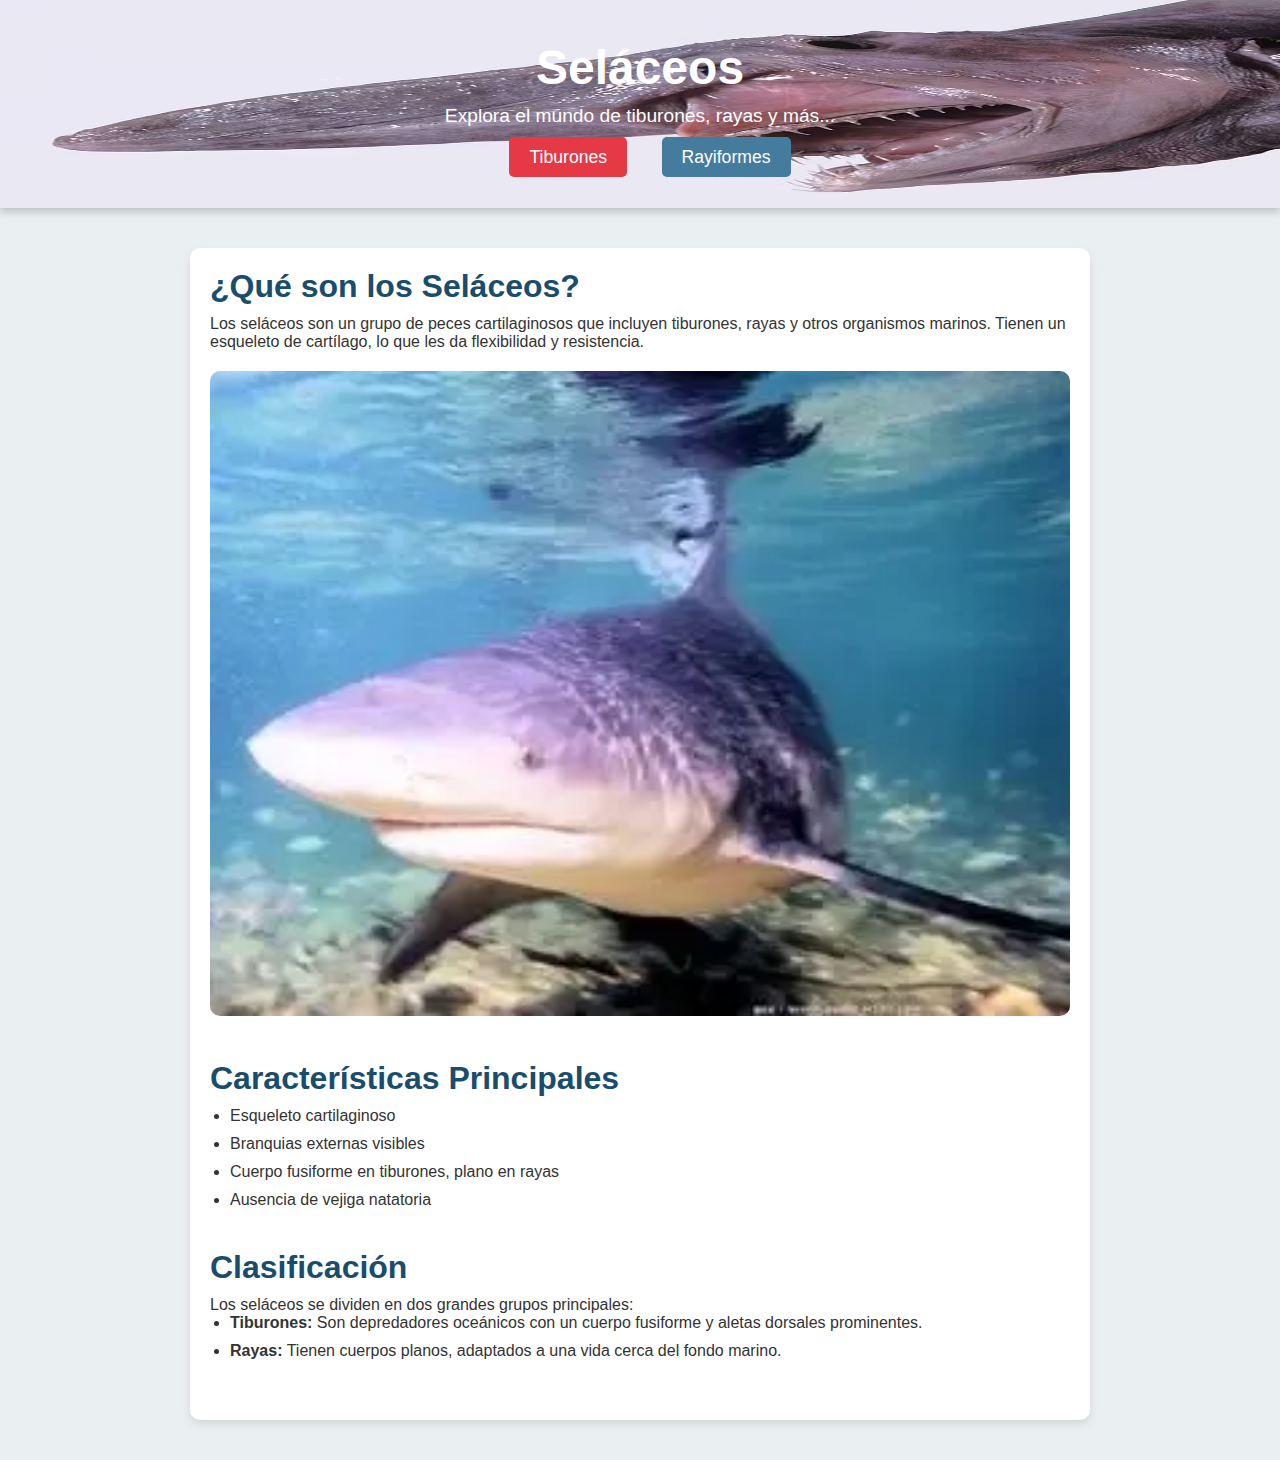
<file: index.html>
<!DOCTYPE html>
<html lang="es">
<head>
    <meta charset="UTF-8">
    <meta name="viewport" content="width=device-width, initial-scale=1.0">
    <title>Seláceos - Mundo Marino</title>
    <link rel="stylesheet" href="style.css">
</head>
<body>
    <header>
        <div class="logo">
            <h1>Seláceos</h1>
            <p>Explora el mundo de tiburones, rayas y más...</p>
        </div>
        <nav>
            <ul>
                <li><a href="tiburones.html" class="tiburones-link">Tiburones</a></li>
                <li><a href="rayiformes.html" class="rayiformes-link">Rayiformes</a></li>
            </ul>
        </nav>
    </header>

    <main>
        <section id="introduccion">
            <h2>¿Qué son los Seláceos?</h2>
            <p>Los seláceos son un grupo de peces cartilaginosos que incluyen tiburones, rayas y otros organismos marinos. Tienen un esqueleto de cartílago, lo que les da flexibilidad y resistencia.</p>
            <img src="./img/selaceosMar.png" alt="Seláceos nadando" class="intro-img">
        </section>

        <section id="caracteristicas">
            <h2>Características Principales</h2>
            <ul>
                <li>Esqueleto cartilaginoso</li>
                <li>Branquias externas visibles</li>
                <li>Cuerpo fusiforme en tiburones, plano en rayas</li>
                <li>Ausencia de vejiga natatoria</li>
            </ul>
        </section>

        <section id="clasificacion">
            <h2>Clasificación</h2>
            <p>Los seláceos se dividen en dos grandes grupos principales:</p>
            <ul>
                <li><strong>Tiburones:</strong> Son depredadores oceánicos con un cuerpo fusiforme y aletas dorsales prominentes.</li>
                <li><strong>Rayas:</strong> Tienen cuerpos planos, adaptados a una vida cerca del fondo marino.</li>
            </ul>
        </section>
    </main>

</body>
</html>
</file>
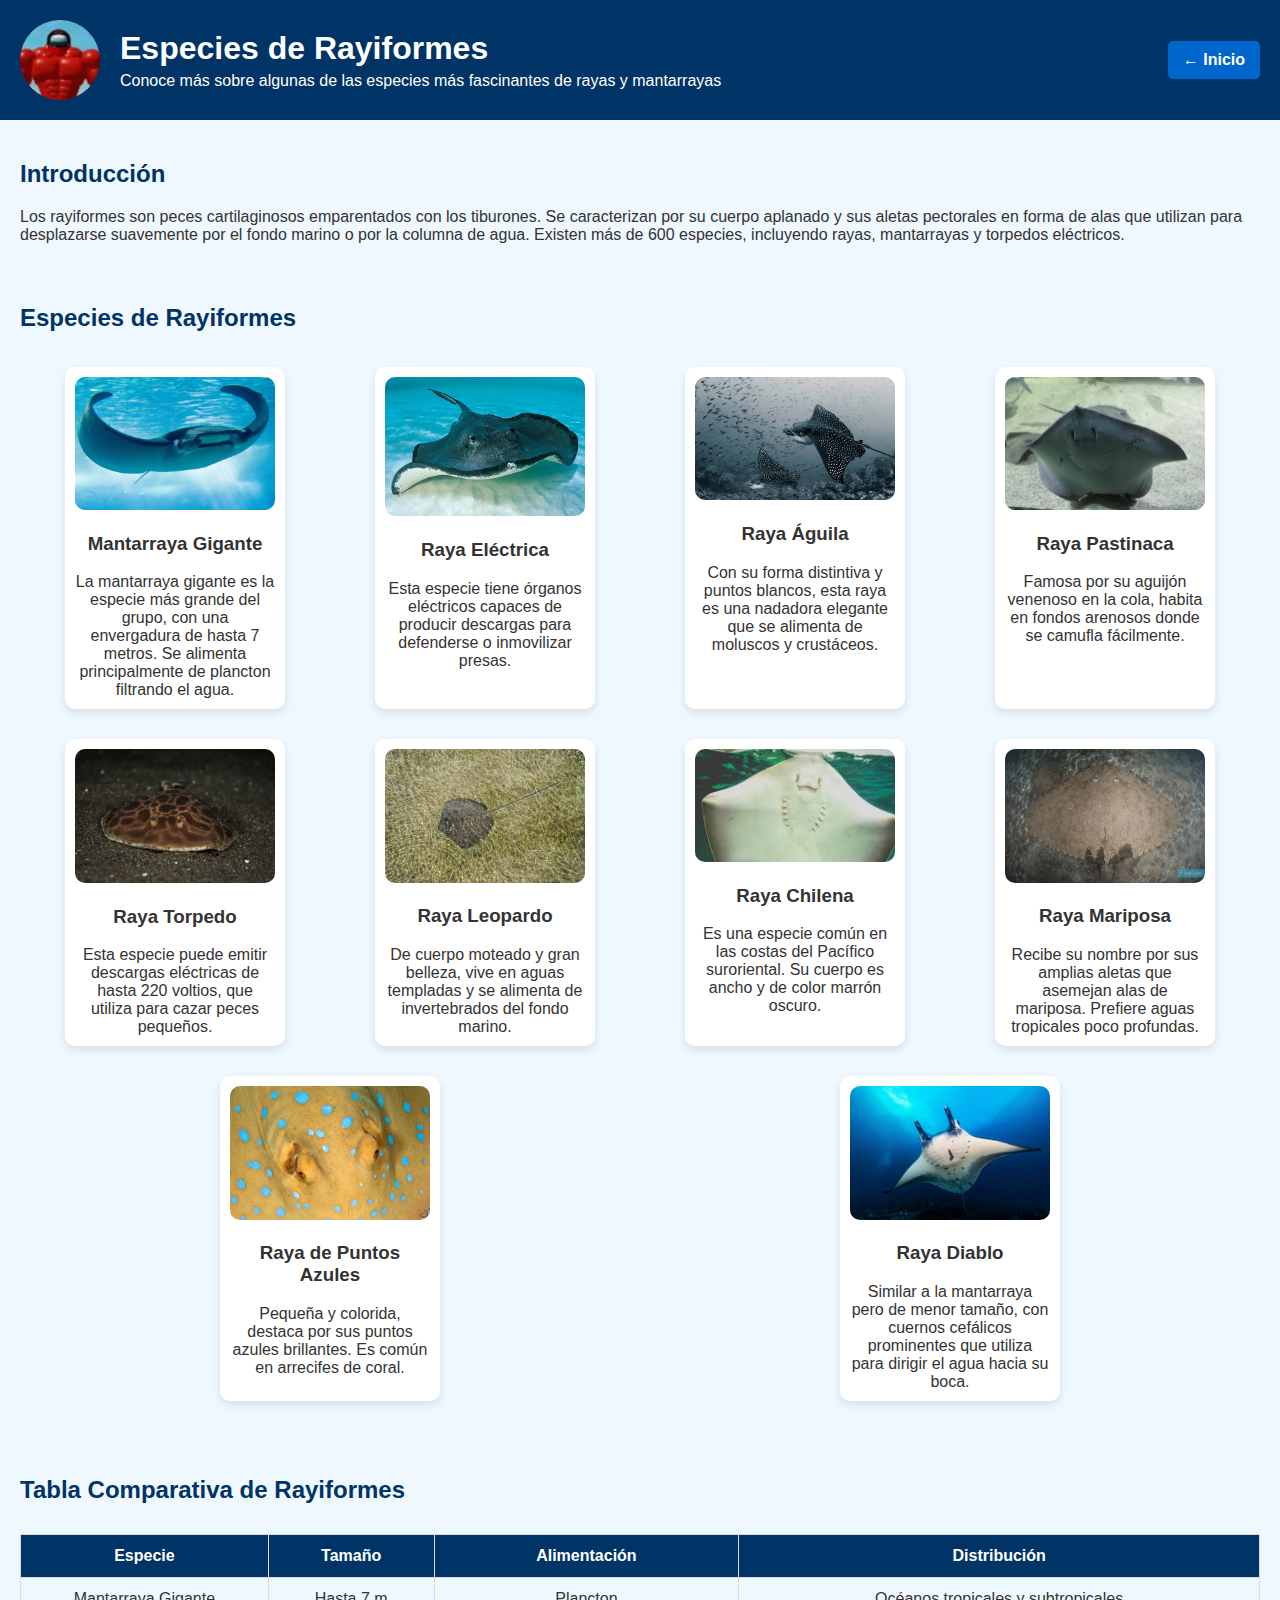
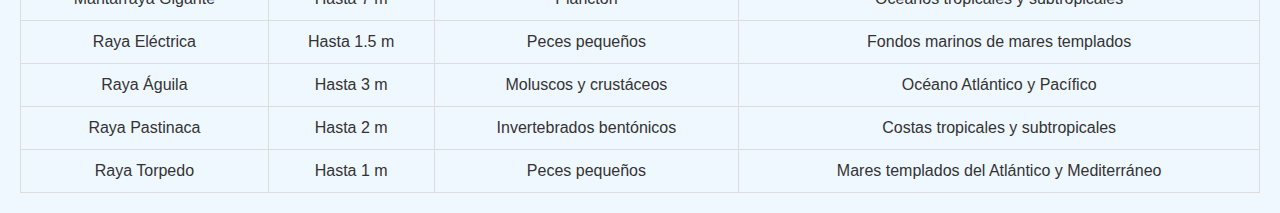
<file: rayiformes.html>
<!DOCTYPE html>
<html lang="es">
<head>
    <meta charset="UTF-8">
    <meta name="viewport" content="width=device-width, initial-scale=1.0">
    <title>Información sobre Rayiformes</title>
    <link rel="stylesheet" href="rayiformes.css">
</head>
<body>
    <header>
        <div class="header-left">
            <img src="./img/logo2.png" alt="Logo Raya" class="logo">
            <div class="header-text">
                <h1>Especies de Rayiformes</h1>
                <p>Conoce más sobre algunas de las especies más fascinantes de rayas y mantarrayas</p>
            </div>
        </div>
        <a href="index.html" class="back-button">← Inicio</a>
    </header>

    <section>
        <h2>Introducción</h2>
        <p>Los rayiformes son peces cartilaginosos emparentados con los tiburones. Se caracterizan por su cuerpo aplanado y sus aletas pectorales en forma de alas que utilizan para desplazarse suavemente por el fondo marino o por la columna de agua. Existen más de 600 especies, incluyendo rayas, mantarrayas y torpedos eléctricos.</p>
    </section>

    <section>
        <h2>Especies de Rayiformes</h2>
        <div class="container">
            <div class="card">
                <img src="./img/Mgigante.png" alt="Mantarraya Gigante">
                <h3>Mantarraya Gigante</h3>
                <p>La mantarraya gigante es la especie más grande del grupo, con una envergadura de hasta 7 metros. Se alimenta principalmente de plancton filtrando el agua.</p>
            </div>
            <div class="card">
                <img src="./img/Melectrica.png" alt="Raya Eléctrica">
                <h3>Raya Eléctrica</h3>
                <p>Esta especie tiene órganos eléctricos capaces de producir descargas para defenderse o inmovilizar presas.</p>
            </div>
            <div class="card">
                <img src="./img/Maguila.png" alt="Raya Águila">
                <h3>Raya Águila</h3>
                <p>Con su forma distintiva y puntos blancos, esta raya es una nadadora elegante que se alimenta de moluscos y crustáceos.</p>
            </div>
            <div class="card">
                <img src="./img/Mpastinaca.png" alt="Raya Pastinaca">
                <h3>Raya Pastinaca</h3>
                <p>Famosa por su aguijón venenoso en la cola, habita en fondos arenosos donde se camufla fácilmente.</p>
            </div>
            <div class="card">
                <img src="./img/Mtorpedo.png" alt="Raya Torpedo">
                <h3>Raya Torpedo</h3>
                <p>Esta especie puede emitir descargas eléctricas de hasta 220 voltios, que utiliza para cazar peces pequeños.</p>
            </div>
            <div class="card">
                <img src="./img/Mleopardo.png" alt="Raya Leopardo">
                <h3>Raya Leopardo</h3>
                <p>De cuerpo moteado y gran belleza, vive en aguas templadas y se alimenta de invertebrados del fondo marino.</p>
            </div>
            <div class="card">
                <img src="./img/Mchilena.png" alt="Raya Chilena">
                <h3>Raya Chilena</h3>
                <p>Es una especie común en las costas del Pacífico suroriental. Su cuerpo es ancho y de color marrón oscuro.</p>
            </div>
            <div class="card">
                <img src="./img/Mmariposa.png" alt="Raya Mariposa">
                <h3>Raya Mariposa</h3>
                <p>Recibe su nombre por sus amplias aletas que asemejan alas de mariposa. Prefiere aguas tropicales poco profundas.</p>
            </div>
            <div class="card">
                <img src="./img/MpuntosAzules.png" alt="Raya de Puntos Azules">
                <h3>Raya de Puntos Azules</h3>
                <p>Pequeña y colorida, destaca por sus puntos azules brillantes. Es común en arrecifes de coral.</p>
            </div>
            <div class="card">
                <img src="./img/Mdiavlo.png" alt="Raya Diablo">
                <h3>Raya Diablo</h3>
                <p>Similar a la mantarraya pero de menor tamaño, con cuernos cefálicos prominentes que utiliza para dirigir el agua hacia su boca.</p>
            </div>
        </div>
    </section>

    <section>
        <h2>Tabla Comparativa de Rayiformes</h2>
        <table>
            <thead>
                <tr>
                    <th>Especie</th>
                    <th>Tamaño</th>
                    <th>Alimentación</th>
                    <th>Distribución</th>
                </tr>
            </thead>
            <tbody>
                <tr>
                    <td>Mantarraya Gigante</td>
                    <td>Hasta 7 m</td>
                    <td>Plancton</td>
                    <td>Océanos tropicales y subtropicales</td>
                </tr>
                <tr>
                    <td>Raya Eléctrica</td>
                    <td>Hasta 1.5 m</td>
                    <td>Peces pequeños</td>
                    <td>Fondos marinos de mares templados</td>
                </tr>
                <tr>
                    <td>Raya Águila</td>
                    <td>Hasta 3 m</td>
                    <td>Moluscos y crustáceos</td>
                    <td>Océano Atlántico y Pacífico</td>
                </tr>
                <tr>
                    <td>Raya Pastinaca</td>
                    <td>Hasta 2 m</td>
                    <td>Invertebrados bentónicos</td>
                    <td>Costas tropicales y subtropicales</td>
                </tr>
                <tr>
                    <td>Raya Torpedo</td>
                    <td>Hasta 1 m</td>
                    <td>Peces pequeños</td>
                    <td>Mares templados del Atlántico y Mediterráneo</td>
                </tr>
            </tbody>
        </table>
    </section>

</body>
</html>
</file>
<file: style.css>
* {
    margin: 0;
    padding: 0;
    box-sizing: border-box;
}

body {
    font-family: 'Helvetica', sans-serif;
    background-color: #eaf0f1;
    color: #333;
}

header {
    background: linear-gradient(45deg, #1a4d6d, #0a3458);
    color: white;
    text-align: center;
    padding: 40px 20px;
    box-shadow: 0 4px 8px rgba(0, 0, 0, 0.2);
    background-image: url("./img/nosewe.png");
    background-size: 100% 100%;
    background-position: center;
    background-repeat: no-repeat;
}

header h1 {
    font-size: 3em;
    margin-bottom: 10px;
}

header p {
    font-size: 1.2em;
    font-weight: 300;
}

nav ul {
    list-style: none;
    margin-top: 20px;
}

nav ul li {
    display: inline-block;
    margin: 0 15px;
}

nav ul li a {
    color: white;
    text-decoration: none;
    font-size: 1.1em;
    padding: 10px 20px;
    border-radius: 5px;
    transition: background-color 0.3s ease;
}

nav ul li a:hover {
    background-color: rgba(255, 255, 255, 0.3);
}

main {
    max-width: 900px;
    margin: 40px auto;
    padding: 20px;
    background-color: white;
    border-radius: 10px;
    box-shadow: 0 4px 8px rgba(0, 0, 0, 0.1);
}

section {
    margin-bottom: 40px;
}

h2 {
    font-size: 2em;
    margin-bottom: 10px;
    color: #1a4d6d;
}

ul {
    padding-left: 20px;
}

ul li {
    margin-bottom: 10px;
}


#introduccion .intro-img {
    width: 100%;
    height: auto;
    border-radius: 10px;
    margin-top: 20px;
}


footer {
    background-color: #1a4d6d;
    color: white;
    padding: 15px;
    text-align: center;
    font-size: 0.9em;
    margin-top: 40px;
}


.tiburones-link {
    background-color: #e63946;
    padding: 10px 20px;
    border-radius: 5px;
    transition: transform 0.3s ease, background-color 0.3s ease;
}

.rayiformes-link {
    background-color: #457b9d;
    padding: 10px 20px;
    border-radius: 5px;
    transition: transform 0.3s ease, background-color 0.3s ease;
}

.tiburones-link:hover, .rayiformes-link:hover {
    transform: scale(1.1);
    background-color: rgba(255, 255, 255, 0.3);
}
</file>
<file: rayiformes.css>
body {
    font-family: Arial, sans-serif;
    margin: 0;
    padding: 0;
    background-color: #f0f8ff;
    color: #333;
}

header {
    display: flex;
    align-items: center;
    justify-content: space-between;
    background-color: #003366;
    color: white;
    padding: 20px;
}

.back-button {
    background-color: #0066cc;
    color: white;
    text-decoration: none;
    padding: 10px 15px;
    border-radius: 5px;
    font-weight: bold;
    transition: background-color 0.3s ease;
}

.back-button:hover {
    background-color: #004499;
}

.header-left {
    display: flex;
    align-items: center;
}

header .logo {
    width: 80px;
    height: 80px;
    margin-right: 20px;
    border-radius: 50%;
    object-fit: cover;
}

header .header-text {
    display: flex;
    flex-direction: column;
    justify-content: center;
}

h1 {
    margin: 0;
}

p {
    margin: 5px 0 0;
}

section {
    padding: 20px;
}

h2 {
    color: #003366;
}

.container {
    display: flex;
    flex-wrap: wrap;
    justify-content: space-around;
}

.card {
    background-color: white;
    border-radius: 10px;
    box-shadow: 0 4px 8px rgba(0, 0, 0, 0.1);
    margin: 15px;
    width: 200px;
    text-align: center;
    padding: 10px;
}

.card img {
    max-width: 100%;
    border-radius: 10px;
}

table {
    width: 100%;
    border-collapse: collapse;
    margin-top: 30px;
}

table, th, td {
    border: 1px solid #ddd;
}

th, td {
    padding: 12px;
    text-align: center;
}

th {
    background-color: #003366;
    color: white;
}
</file>
